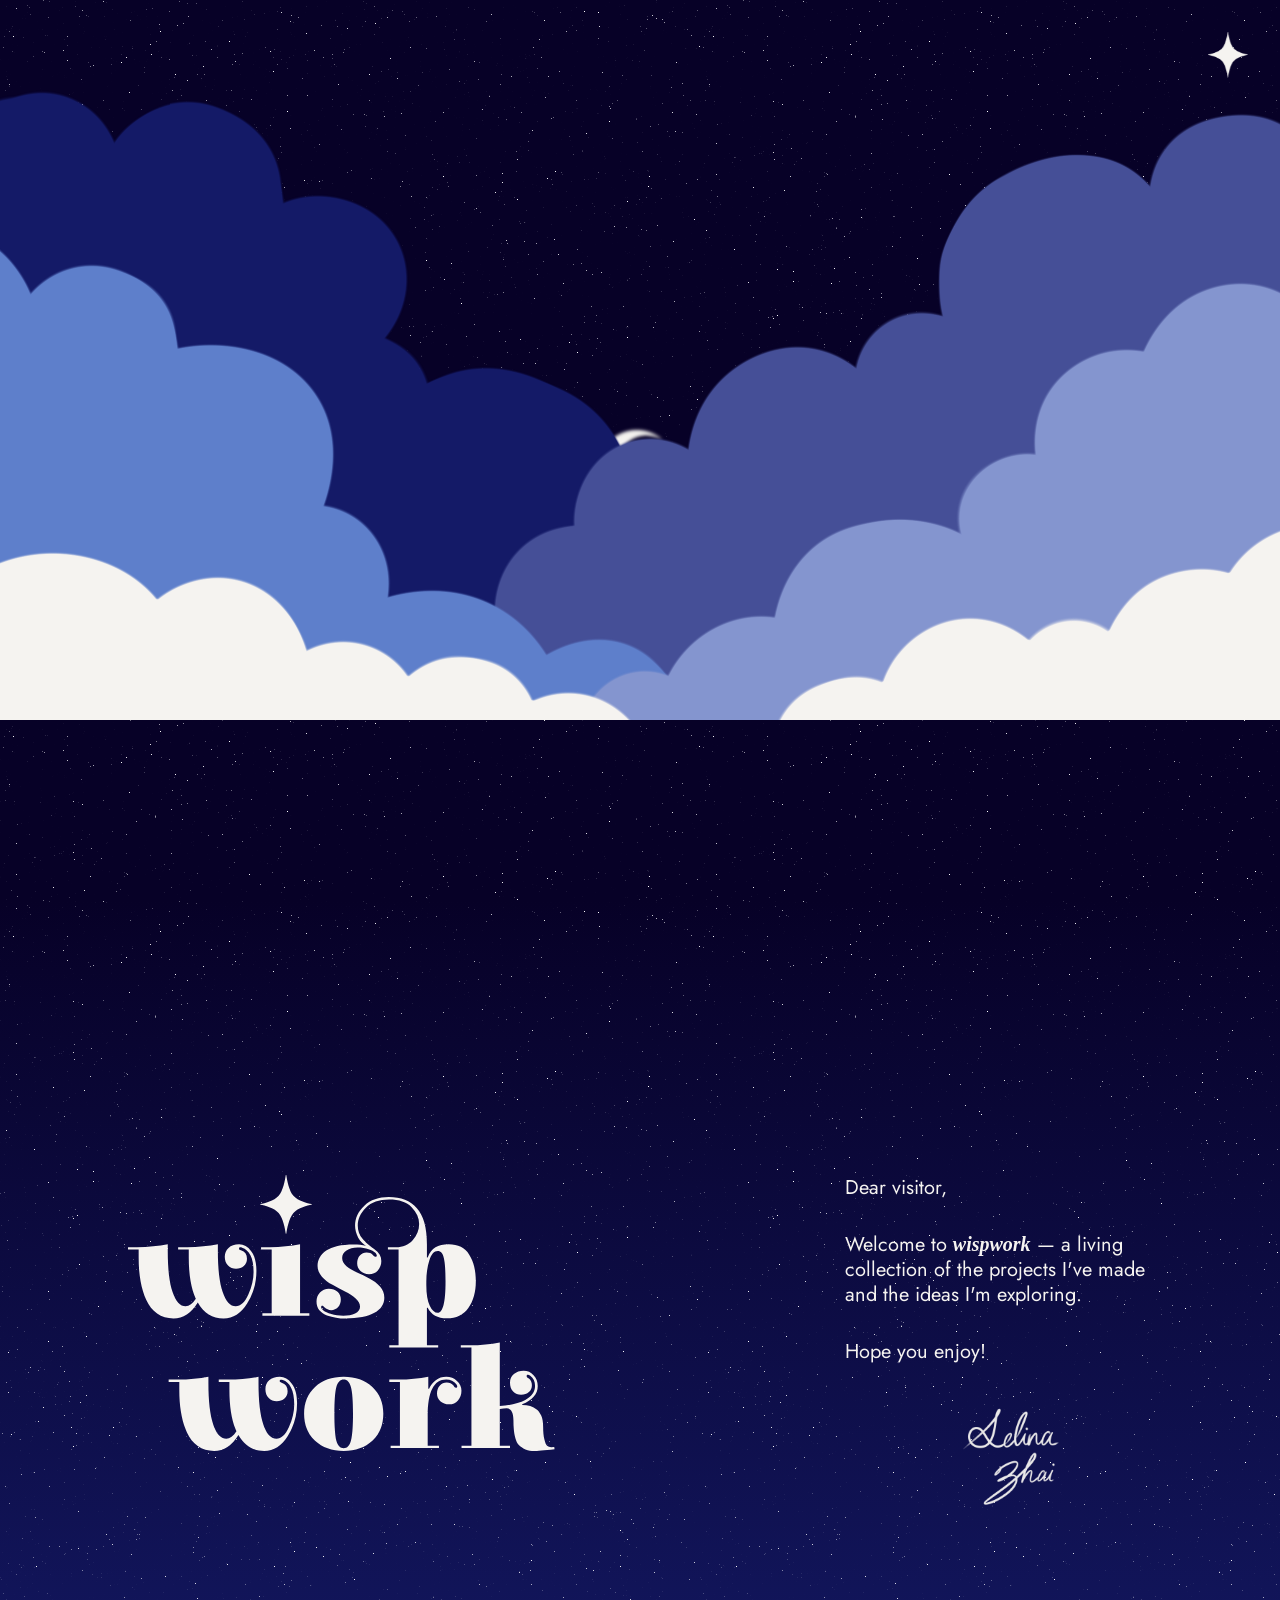
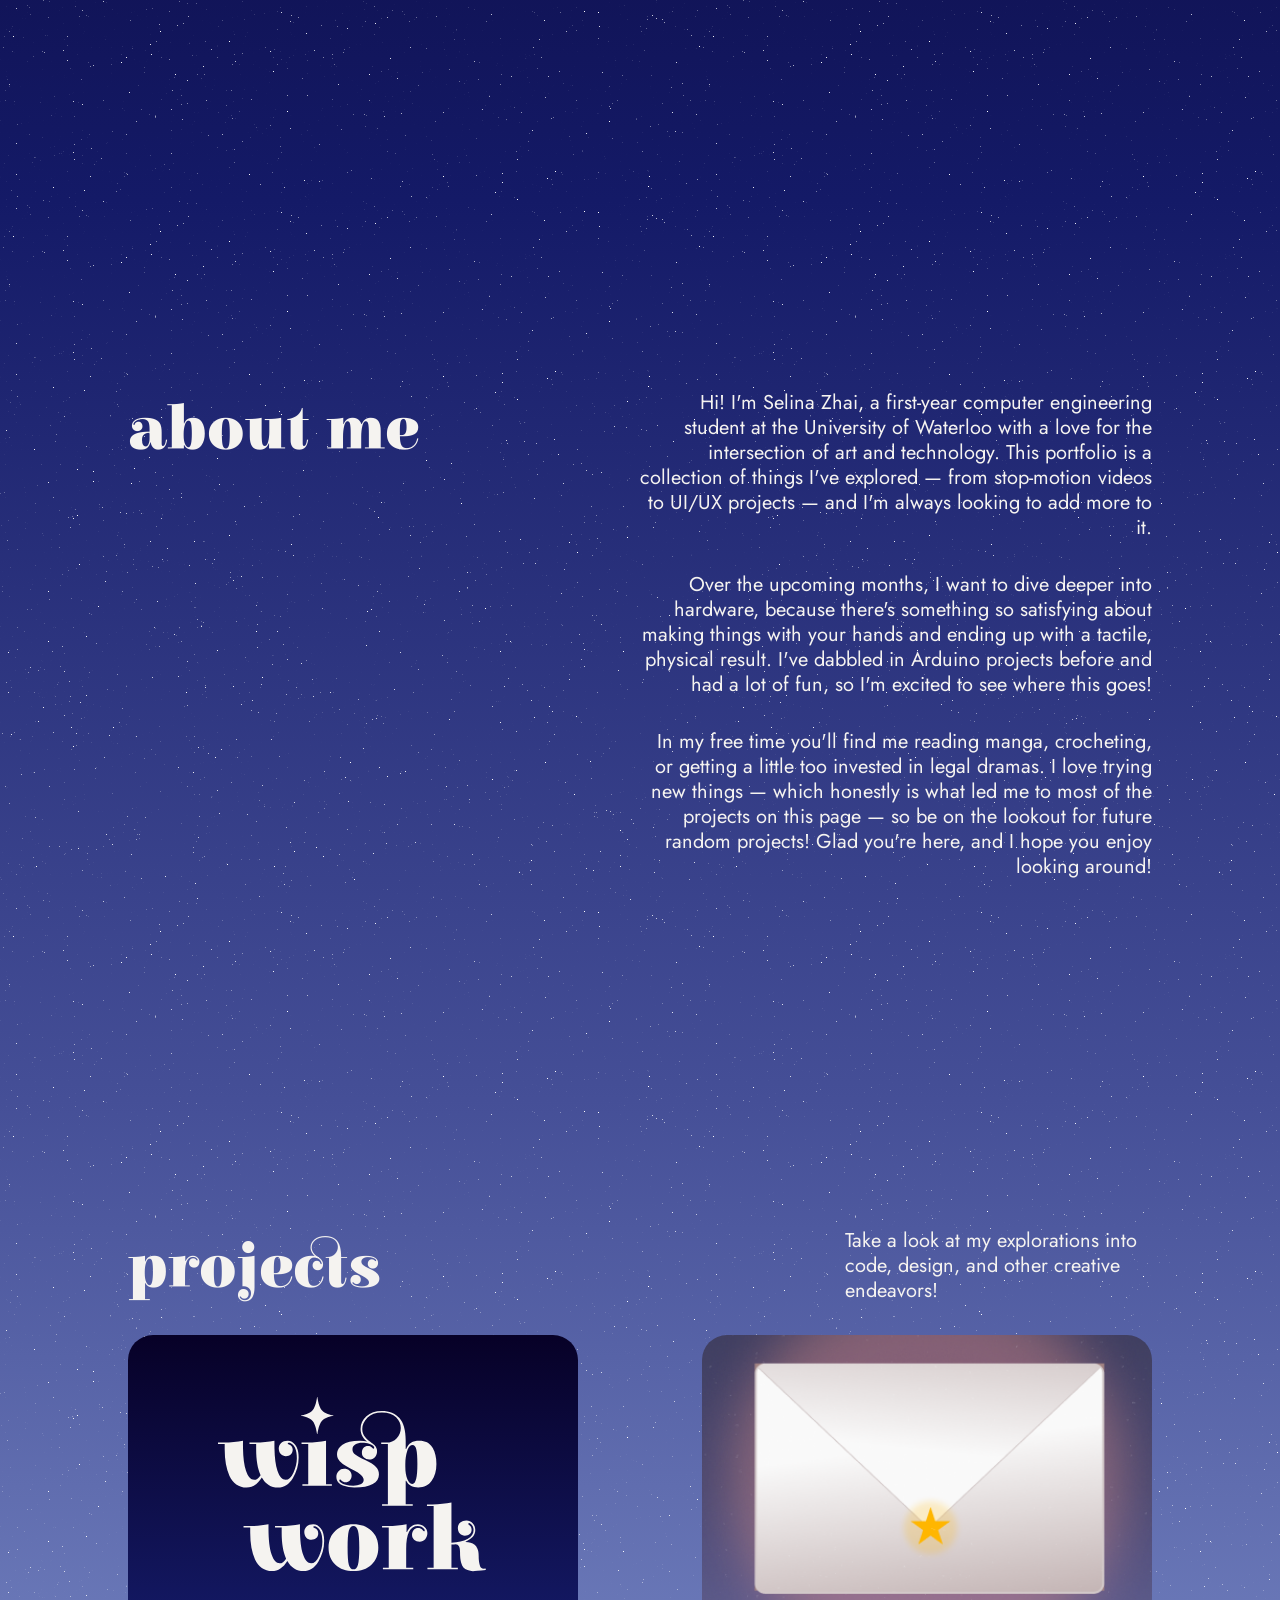
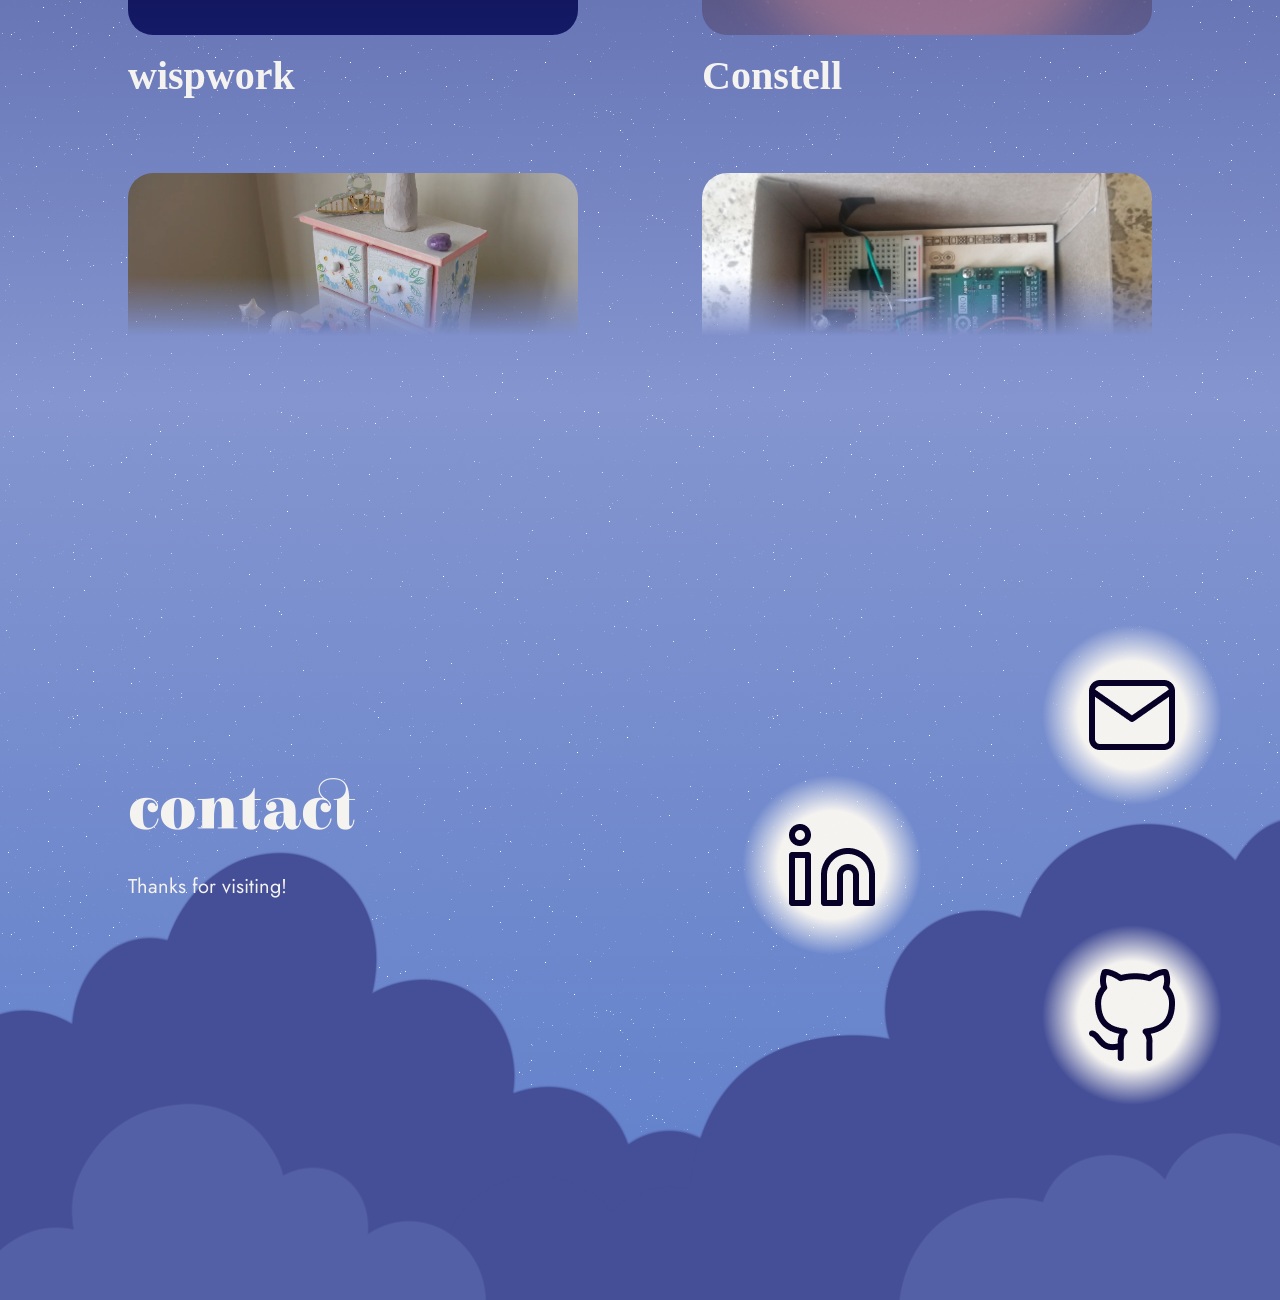
<file: index.html>
<!DOCTYPE html>
<html lang="en">
    <head>
        <meta charset="UTF-8">
        <meta name="viewport" content="width=device-width, initial-scale=1.0">
        <title>wispwork</title>

        <link rel="icon" href="assets/logo.png" />
        <link rel="stylesheet" href="styles.css">
        <link href="https://fonts.googleapis.com/css2?family=Elsie+Swash+Caps:wght@400;900&family=Jost:wght@300;400;600&family=Katibeh&display=swap" rel="stylesheet">
    </head>
    <body>
        <!--dropdown for navigation links; pages appear on hover-->
        <div class="dropdown">
            <img class="dropbutton" id="star-menu" src="assets/menu-button.png" alt="hover-menu">
            <div class="dropdown-content">
                <a href="#landing">landing</a>
                <a href="#home">home</a>
                <a href="#about">about</a>
                <a href="#projects">projects</a>
                <a href="#contact">contact</a>
            </div>
        </div>

        <!--clouds in a separate div to set apart from the rest of the content-->
        <div id="clouds"> <!--placeholders; better illustrated assets to be added-->
            <img src="assets/placeholders/cloud-back-L.PNG">
            <img src="assets/placeholders/cloud-back-R.PNG">
            <img src="assets/placeholders/cloud-mid-L.PNG">
            <img src="assets/placeholders/cloud-mid-R.PNG">
            <img src="assets/placeholders/cloud-top-L.PNG">
            <img src="assets/placeholders/cloud-top-R.PNG">             
        </div>

        <section id="landing">
            <img id="moon" src="assets/moon.png">
        </section>
        
        <section id="home">
            <!--content div to make sure written content appears above clouds and cloud animations-->
            <div class="section-content">
                <div class="two-column7">
                    <div>
                        <img src="assets/wispwork.svg" alt="wispwork" style="width: 60%; height: auto;">
                    </div>
                    
                    <div style="display: flex; flex-direction: column; justify-content: center;">
                        <p>Dear visitor,</p>
                        <p>Welcome to <em style="font-family: serif;"><strong>wispwork</strong></em> &mdash; a living collection of the projects I've made and the ideas I'm exploring.</p>
                        <p>Hope you enjoy!</p>
                        <img src="assets/signature.png" style="width: 75%; height: auto;" alt="signed, selina zhai" class="right">  
                    </div>
                </div>
            </div>
        </section>

        <section id="about">
            <div class="section-content">
                <div class="two-column5">
                    <div class="left">
                        <h2>about me</h2>
                    </div>

                    <div style="text-align: right;">
                        <p>Hi! I'm Selina Zhai, a first-year computer engineering student at the University of Waterloo with a love for the intersection of art and technology. This portfolio is a collection of things I've explored — from stop-motion videos to UI/UX projects — and I'm always looking to add more to it.</p>
                        
                        <p>Over the upcoming months, I want to dive deeper into hardware, because there's something so satisfying about making things with your hands and ending up with a tactile, physical result. I've dabbled in Arduino projects before and had a lot of fun, so I'm excited to see where this goes!</p>
                        
                        <p>In my free time you'll find me reading manga, crocheting, or getting a little too invested in legal dramas. I love trying new things — which honestly is what led me to most of the projects on this page — so be on the lookout for future random projects! Glad you're here, and I hope you enjoy looking around!</p>
                    </div>
                </div>
            </div>
        </section>

        <section id="projects">
            <div class="two-column7">
                <div>
                    <h2>projects</h2>
                </div>

                <div>
                    <p>Take a look at my explorations into code, design, and other creative endeavors!</p>
                </div>
            </div>
            
            <div class="project-box project-scroll">
                <a href="https://zhaiselina.vercel.app/" target="_blank">
                    <div class="img-frame wispwork-card">
                        <img src="assets/wispwork.svg" alt="wispwork thumbnail">
                    </div>
                    <h4>wispwork</h4>
                </a>
                
                <a href="https://www.figma.com/proto/TnKfi3vHMEMnFxaYy5TeNc/Protothon-2026-Design-File?page-id=0%3A1&node-id=89-1211&p=f&viewport=347%2C87%2C0.08&t=Hh6qp24PVg3h3sUT-1&scaling=scale-down&content-scaling=fixed&starting-point-node-id=132%3A1541&show-proto-sidebar=1" target="_blank">
                    <div class="img-frame">
                        <img src="assets/constell.png" alt="constell thumbnail">
                    </div>
                    <h4>Constell</h4>
                </a>

                <a href="https://drive.google.com/file/d/1gu8AVbSDuPHUp9mSJ7cabjxvF_j5K9hY/view?usp=drive_link" target="_blank">
                    <div class="img-frame">
                        <img src="assets/paper-cranes.png" alt="paper cranes thumbnail" style="height: 120%; width: auto;">
                    </div>
                    <h4>Paper Cranes</h4>
                </a>
                
                <a href="https://docs.google.com/document/d/1DjAdoKcySpJcq-0V7NqdQ6ZD92IdnKGwHJMeXiFV6_s/edit?usp=sharing" target="_blank">
                    <div class="img-frame">
                        <img src="assets/productivity-alarm.png" alt="productivity alarm thumbnail">
                    </div>
                    <h4>Productivity Alarm</h4>
                </a>
            </div>
        </section>

        <section id="contact">
            <!--different div name because these clouds are styled differently from the parallax ones above-->         
            <div id="bottom-clouds"> 
                <img class="cloud-left" src="assets/placeholders/cloud-contact-L.PNG">
                <img class="cloud-right" src="assets/placeholders/cloud-contact-R.PNG"> 
                <img class="accents" src="assets/placeholders/cloud-contact-sL.PNG" style="bottom: -60px;">
                <img class="accents" src="assets/placeholders/cloud-contact-sR.PNG" style="bottom: -60px;">
            </div>
            
            <div class="section-content">
                <div class="two-column6">
                    <div style="display: flex; flex-direction: column; justify-content: center;">
                        <h2>contact</h2>
                        <p>Thanks for visiting!</p>
                    </div>

                    <!--grid to arrange the 3 contact bubbles in a triangle-->
                    <div> 
                        <div class="three-by-three">
                            <div></div>
                            <div></div>
                            <div>
                                <a href="mailto:zhaiselina@gmail.com">
                                    <img class="icon" src="assets/email.png" alt="mail" title="email me!">
                                </a>                                
                            </div>
                            <div>
                                <a href="https://www.linkedin.com/in/selina-zhai/" target="_blank">
                                    <img class="icon" src="assets/linkedin.png" alt="linkedin" title="check out my linkedin">
                                </a>                                
                            </div>
                            <div></div>
                            <div></div>
                            <div></div>
                            <div></div>
                            <div>
                                <a href="https://github.com/swqz828" target="_blank">
                                    <img class="icon" src="assets/github.png" alt="github" title="browse my github projects">
                                </a>                                
                            </div>
                        </div>
                    </div>
                </div>                
            </div>
        </section>

        <script src="script.js"></script>
    </body>
</html>
</file>
<file: styles.css>
/**GENERAL, TEXT**/
:root { /**storing custom css properties for easier updating, etc.**/
    --stars: url('assets/stars.svg'); 
    
    /**palette**/
    --warm-white: #f5f3f0; 
    --denim: #5E7FCB; 
    --light-denim: #8495CF; 
    --dusty-navy: #454F97; 
    --navy: #141A67; 
    --darkest-navy: #070127; 
    --faded-rose: #DEAAB7; 
}

* {
    letter-spacing: normal;
    word-spacing: normal;
    line-height: 1.25; 
    margin: 0;
}

h1, h2 {
    font-family: 'Elsie Swash Caps', serif; 
    font-weight: 900; 
}

h1 {
    font-size: 8em;
}

h2 {
    font-size: 4em;
    margin-bottom: 1.5rem;
}

h4 {
    font-family: serif;
    font-size: 2.5em;
    margin-bottom: 2.5rem; 
}

p {
    font-family: 'Jost', sans-serif;
    font-size: 1.25em;
    margin-bottom: 2rem;
}

/**HTML, BODY**/
html {
    overflow-y: scroll; 
    scroll-snap-type: y mandatory;
    scroll-behavior: smooth;
    scrollbar-width: none;    
}

html::-webkit-scrollbar {
    display: none;
    width: 0; 
}

body {
    margin: 0;
    color: var(--warm-white);
}

section {
    height: 100vh; 
    background-position: center; 

    scroll-snap-align: start;

    background-size: 700px 700px, cover;
    background-repeat: repeat, no-repeat;
}

.section-content {
    position: relative;
    z-index: 25;
}

/**SPECIFICS**/
.dropbutton {
    width: 40px;
    padding-bottom: 20px;
    display: block;
}

.dropdown {
    position: fixed; 
    top: 2rem;
    right: 2rem;
    z-index: 999; /**z-index stacking order, higher = closer to the top**/
    display: inline-block; /**shrinks dropdown to button; "block" lets the dropdown content be anchored properly**/
}

.dropdown-content {
    display: none; 
    position: absolute; 
    right: 0; 
    min-width: 100px; 
    z-index: 1;
    
    font-size: 1.25em;
}

.dropdown-content a {
    color: var(--warm-white); 
    padding: 8px 0 8px 8px;
    text-decoration: none;
    display: block; /**each link takes up full width of dropdown, so instead of a line --> column**/
    text-align: right;
}

.dropdown-content a:hover {
    font-weight: bold;
    font-size: 1.3em; 
}

.dropdown:hover .dropdown-content {
    display: block; /**makes dropdown content APPEAR on hover since originally NOT displayed (display: none;)**/
}

.dropdown:hover .dropbutton {
    filter: drop-shadow(0 0 12px var(--warm-white)); /**offset-x, offset-y, blur-radius, color **/
}

@keyframes glow {
    from {
        filter: drop-shadow(0 0 0 var(--warm-white));
    }
    to {
        filter: drop-shadow(0 0 12px var(--warm-white));
    }
}

#clouds {
    position: fixed; /**clouds container stays fixed as you scroll**/
    inset: 0; /**top/right/bottom/left: 0**/
    pointer-events: none; /**clicks go through the clouds**/
    z-index: 10; 
    overflow: hidden; 
}

#clouds img {
    position: absolute; /**takes out of normal document flow, anchored to #clouds**/
    width: 100%;
    height: auto; 

    /**parallax setup: custom css properties updated by js**/
    transform: translateY(var(--parallax-y, 0px)) translateX(var(--parallax-x, 0px)); /****/
    transition: transform var(--cloud-transition, 0s); /**time it takes for clouds to glide on/offscreen**/
}

#landing {
    background-image: var(--stars), url('assets/placeholder-bg/landing.webp'); /**stars svg: texture**/

    position: relative; /**containing block so absolute-position images anchor to #landing**/
    overflow: hidden;
}

#landing img {
    position: absolute; /**anchors to relative #landing**/
    bottom: -100px; 
    width: 100%;
    height: auto; 
    z-index: 1;
}

#moon {
    animation: glow 2s ease-in-out infinite alternate; /** name, duration, timing, iteration-count **/
}

#home, #about, #contact {
    display: flex; /**enables use of flexbox**/
    flex-direction: column;
    justify-content: center;    
}

#home {
    background-image: var(--stars), linear-gradient(to bottom, var(--darkest-navy), var(--navy));
}

#about {
    background-image: var(--stars), linear-gradient(to bottom, var(--navy), var(--dusty-navy));
}

#projects {
    background-image: var(--stars), linear-gradient(to bottom, var(--dusty-navy), var(--light-denim));

    padding: 10% 0 5% 0;

    display: flex;
    flex-direction: column;

    /**override section rule**/
    height: 100vh; 
    margin: 0; 
    box-sizing: border-box; /**includes padding in height calculation**/
}

.project-box {
    margin: 0 10%;
    display: flex;
    flex-direction: row; 
    flex-wrap: wrap; /**horizontal projects, wraps around if they don't fit**/
    justify-content: space-between;
    row-gap: 2rem;
}

.project-scroll { /**independently-scrollable section**/
    overflow-y: scroll; 
    min-height: 0;
    flex: 1; /**takes up leftover height after header**/

    /**linear gradient at bottom of scrollable section**/
    mask-image: linear-gradient(to bottom, black 90%, transparent); /**"black" meaning visible; percentage: point at which visibility changes**/
    -webkit-mask-image: linear-gradient(to bottom, black 90%, transparent);
}

.project-scroll.scrolled { /**when scrolled, top gradient (symmetrical to bottom) becomes visible**/
    mask-image: linear-gradient(to bottom, transparent, black 10%, black 90%, transparent);
    -webkit-mask-image: linear-gradient(to bottom, transparent, black 10%, black 90%, transparent);
}

.project-scroll::-webkit-scrollbar {
    display: none;
}

.project-box a {
    text-decoration: none;
    color: var(--warm-white);
}

.img-frame {
    flex: 0 1 calc(33.333% - 1rem); /**each card takes up 1/3 of the row; cards won't grow but will shrink if needed**/
    width: 450px;
    height: 300px; 
    overflow: hidden; 
    border-radius: 25px; /**rounded corners**/
    margin-bottom: 1rem;
}

.img-frame img {
    width: 100%; 
    height: 100%; 
    object-fit: cover; /**img fills entire frame without stretching**/
    display: block;
}

.wispwork-card {
    background: linear-gradient(to bottom, var(--darkest-navy), var(--navy));
    display: flex; 
    align-items: center; 
    justify-content: center;
}

.wispwork-card img {
    width: 60%; 
    height: auto; 
    object-fit: unset; /**overrides the "object-fit: cover" from earlier**/
}

#contact {
    background-image: var(--stars), linear-gradient(to bottom, var(--light-denim), var(--denim));
    position: relative; 
    overflow: hidden; 
}

#bottom-clouds {
    position: absolute; 
    inset: 0; 
    pointer-events: none; 
    overflow: hidden; 
    z-index: 1;
}

#bottom-clouds img {
    position: absolute; 
    bottom: 0; 
    width: 100%; 
    height: auto; 
    animation: float 8s ease-in-out infinite alternate; 
}

.cloud-left {
    left: 0;
}

.cloud-right {
    right: 0;
}

.accents {
    opacity: 0.25;
    animation-delay: -4s;
}

@keyframes float { /**gentle floating animation to add movement**/
    0% {
        transform: translateY(0px); 
    }
    100% {
        transform: translateY(25px);
    }
}

.icon:hover {
    filter: drop-shadow(0 0 20px var(--warm-white)); /**offset-x, offset-y, blur-radius, color **/
}

/**ALIGNMENTS AND COLUMNS**/
.two-column7 {
    margin: 0 10%;
    display: grid; 
    grid-template-columns: 70% auto;
}

.two-column6 {
    margin: 0 10%;
    display: grid; 
    grid-template-columns: 60% auto;
}

.two-column5 {
    margin: 0 10%;
    display: grid; 
    grid-template-columns: 50% auto;
}

.three-by-three {
    display: grid; 
    grid-template-columns: repeat(3, 150px); 
    grid-template-rows: repeat(3, 150px); 
}

.center {
    display: block; 
    margin-left: auto;
    margin-right: auto;
}

.left {
    display: block; 
    margin-left: 0;
    margin-right: auto;
}

.right {
    display: block; 
    margin-left: auto;
    margin-right: 0;
}
</file>
